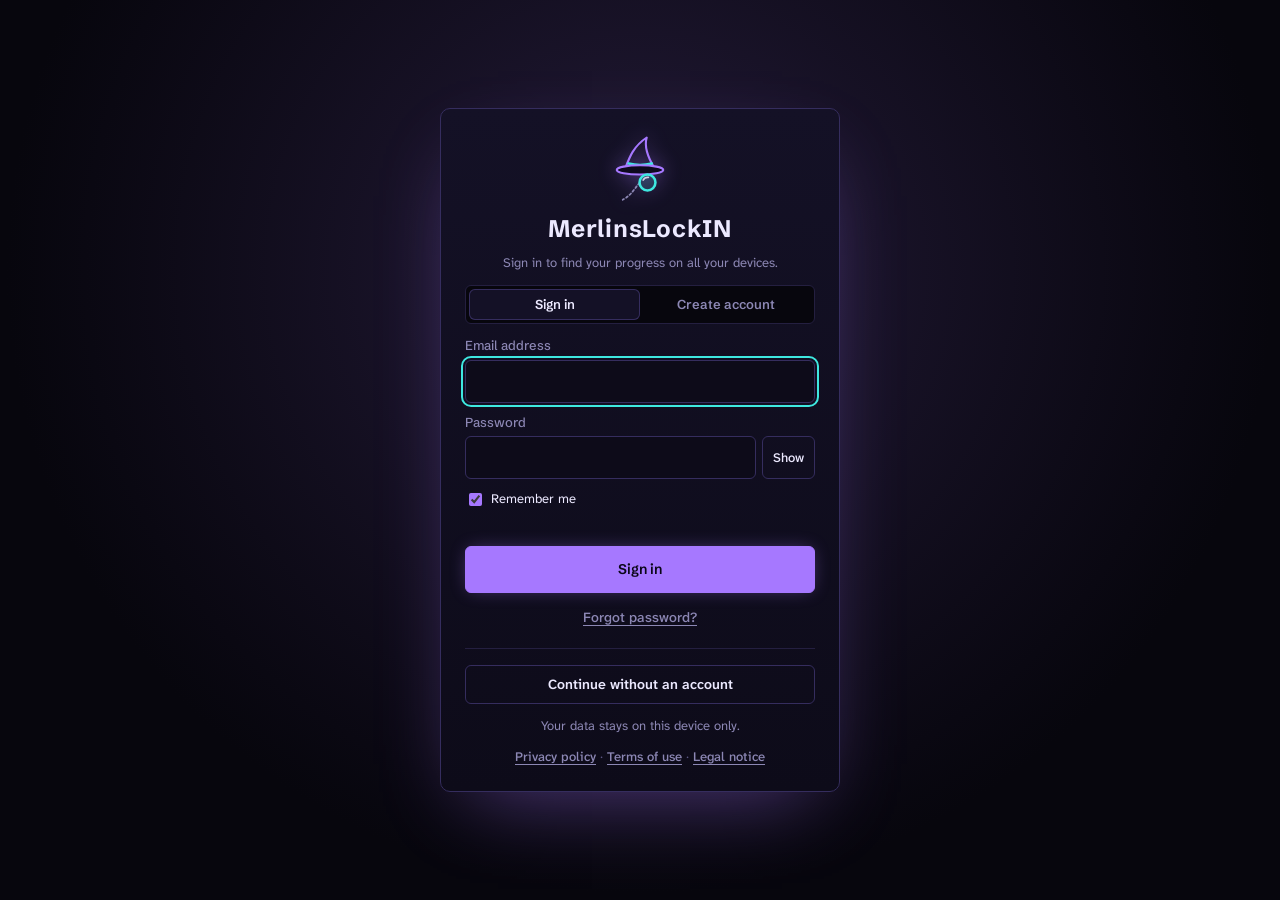
<file: index.html>
<!doctype html>
<html lang="fr">
<head>
<meta charset="utf-8">
<meta name="viewport" content="width=device-width, initial-scale=1, viewport-fit=cover">
<title>MerlinsLockIN</title>
<meta name="claude:viewport-fit-sides" content="cover">
<meta name="theme-color" content="#07060d">
<link rel="manifest" href="site.webmanifest" data-web-only>
<link rel="icon" href="icon32.png" data-web-only>
<link rel="apple-touch-icon" href="icon192.png" data-web-only>
<link rel="stylesheet" href="fonts.css">
<link rel="stylesheet" href="app.css">
</head>
<body>
<canvas id="fx" aria-hidden="true"></canvas>
<div class="app">
  <header class="top">
    <div class="brand">
      <button type="button" class="ghost icon-only m-back" id="m-back" hidden data-i18n-title="nav_back"><svg viewBox="0 0 24 24" aria-hidden="true"><path d="M15 5l-7 7 7 7"/></svg></button>
      <svg class="logo" viewBox="0 0 48 48" aria-hidden="true">
        <defs>
          <linearGradient id="hatg" x1="0" y1="0" x2="0" y2="1"><stop offset="0" class="hat-top"/><stop offset="1" class="hat-bottom"/></linearGradient>
        </defs>
        <path class="lg-hat" d="M14 24 C17 16 19.5 9 28.5 3 C26.5 9.5 29 16 34 24 Z"/>
        <path class="lg-band" d="M16.4 20.4 C21 21.6 27 21.6 31.9 20.4"/>
        <ellipse class="lg-brim" cx="24" cy="24.6" rx="15.5" ry="3.1"/>
        <path class="lg-chain" d="M23.6 33.4 C20.5 36.5 19 41 12.5 44.5"/>
        <circle class="lg-lens" cx="29" cy="33" r="5.3"/>
        <path class="lg-glint" d="M26.1 31.4 A3.5 3.5 0 0 1 29.6 29.6"/>
      </svg>
      <div class="brand-text">
        <h1>Merlins<span>LockIN</span></h1>
        <button type="button" class="m-title" id="m-title"></button>
        <button type="button" class="seq" id="seq-badge" data-mod="game">
          <span id="seq-label">Sequence 9 · Seer</span>
          <i class="seq-bar"><b id="seq-fill"></b></i>
        </button>
      </div>
    </div>
    <div class="top-actions">
      <!-- the game parts of the header leave with the game module (3.82) -->
      <button type="button" class="gold" id="gold-chip" data-mod="game" data-i18n-title="shop"></button>
      <span class="buff" id="buff-chip" data-mod="game"></span>
      <span class="streak" id="streak-pill" data-mod="game"></span>
      <button type="button" class="ghost icon-only" id="install-btn" data-i18n-title="install_app" hidden>
        <svg viewBox="0 0 24 24" aria-hidden="true"><path d="M12 4v11M7 10l5 5 5-5M5 20h14"/></svg>
      </button>
      <button type="button" class="ghost icon-only" id="float-btn" data-i18n-title="float_timer">
        <svg viewBox="0 0 24 24" aria-hidden="true"><rect x="3" y="5" width="18" height="14" rx="2"/><rect x="12" y="11" width="7" height="6" rx="1"/></svg>
      </button>
      <button type="button" class="ghost icon-only" id="search-btn" data-i18n-title="k_title">
        <svg viewBox="0 0 24 24" aria-hidden="true"><circle cx="11" cy="11" r="6.5"/><path d="M16 16l4.5 4.5"/></svg>
      </button>
      <button type="button" class="ghost icon-only" id="sound-btn" data-i18n-title="snd_title">
        <svg viewBox="0 0 24 24" aria-hidden="true"><path d="M9 17V6l10-2v11"/><circle cx="6.5" cy="17" r="2.5"/><circle cx="16.5" cy="15" r="2.5"/></svg>
      </button>
      <button type="button" class="ghost icon-only" id="quick-btn" data-i18n-title="qt_title">
        <svg viewBox="0 0 24 24" aria-hidden="true"><path d="M4 6h10M18 6h2M4 12h2M10 12h10M4 18h8M16 18h4"/><circle cx="16" cy="6" r="2"/><circle cx="8" cy="12" r="2"/><circle cx="14" cy="18" r="2"/></svg>
      </button>
      <button type="button" class="ghost icon-only" id="mute-btn" aria-pressed="false" data-i18n-title="mute_all">
        <svg viewBox="0 0 24 24" aria-hidden="true"><path d="M4 9h4l5-4v14l-5-4H4z"/><path class="mute-on" d="M16 9l5 6M21 9l-5 6"/><path class="mute-off" d="M16.5 8.5a5 5 0 0 1 0 7M19 6a8.5 8.5 0 0 1 0 12"/></svg>
      </button>
      <button type="button" class="ghost icon-only" id="settings-btn" data-i18n-title="settings">
        <svg viewBox="0 0 24 24" aria-hidden="true"><path d="M10.3 3h3.4l.5 2.4 1.7 1 2.3-.8 1.7 2.9-1.8 1.6v2l1.8 1.6-1.7 2.9-2.3-.8-1.7 1-.5 2.4h-3.4l-.5-2.4-1.7-1-2.3.8-1.7-2.9 1.8-1.6v-2L3.9 8.5l1.7-2.9 2.3.8 1.7-1z"/><circle cx="12" cy="12" r="2.8"/></svg>
      </button>
      <!-- You is a profile since 3.82 (phones; a computer has it at the end of the tab row) -->
      <button type="button" class="ghost icon-only you-btn" id="you-btn" data-i18n-title="sp_you">
        <svg viewBox="0 0 24 24" aria-hidden="true"><circle cx="12" cy="8" r="4"/><path d="M4.5 21c.8-4.4 3.8-6.5 7.5-6.5s6.7 2.1 7.5 6.5"/></svg>
      </button>
    </div>
  </header>

  <!-- Sport is set aside since 3.25 (sport.js / sport-data.js stay in the repo, not loaded): only Work is left, so no switch -->
  <div class="section-switch" role="group" aria-label="Section" hidden>
    <button type="button" id="sec-work" aria-pressed="true"><svg viewBox="0 0 24 24" aria-hidden="true"><path d="M4 5h7v14H4zM13 5h7v14h-7zM6.5 9h2M15.5 9h2"/></svg><span data-i18n="sec_work">Travail</span></button>
    <button type="button" id="sec-sport" aria-pressed="false"><svg viewBox="0 0 24 24" aria-hidden="true"><path d="M3 10v4M6 8v8M18 8v8M21 10v4M6 12h12"/></svg><span data-i18n="sec_sport">Sport</span></button>
  </div>

  <div class="work-only" id="work-root">
  <div class="layout">
    <!-- Left zone on a computer (3.60): energy, world, dial, sound. It stays put while the work zone scrolls. -->
    <div class="session" id="session">
    <section class="moodbar" aria-label="Mood">
      <div class="mood-chips" id="mood-chips" role="group"></div>
      <div class="mood-foot"><p class="mood-line" id="mood-line"></p></div>
    </section>
    <section class="sigil-card" id="sigil-card">
      <div class="card-head">
        <button type="button" class="ghost icon-only m-close" id="m-close" data-i18n-title="nav_back_screen"><svg viewBox="0 0 24 24" aria-hidden="true"><path d="M6 9l6 6 6-6"/></svg></button>
        <div class="seg-toggle" role="group">
          <button type="button" id="m-focus" aria-pressed="true" data-i18n="focus">Focus</button>
          <button type="button" id="m-break" aria-pressed="false" data-i18n="break">Pause</button>
        </div>
        <button type="button" class="ghost icon-only" id="deep-btn" data-i18n-title="deep_focus">
          <svg viewBox="0 0 24 24" aria-hidden="true"><path d="M4 9V4h5M20 9V4h-5M4 15v5h5M20 15v5h-5"/></svg>
        </button>
        <button type="button" class="ghost icon-only" id="compact-btn" data-i18n-title="compact_toggle">
          <svg viewBox="0 0 24 24" aria-hidden="true"><path d="M4 9h16M4 15h16"/></svg>
        </button>
      </div>

      <div class="cbar" id="cbar">
        <div class="cbar-main">
          <span class="state" id="c-state"></span>
          <span class="cbar-clock" id="c-clock">40:00</span>
          <span class="cbar-task" id="c-task"></span>
        </div>
        <div class="cbar-prog"><b id="c-prog"></b></div>
        <div class="cbar-btns">
          <button type="button" class="primary small" id="c-start"></button>
          <button type="button" class="small" id="c-skip" data-i18n="finish">Terminer</button>
        </div>
      </div>

      <div class="full-only">
        <div class="ring-wrap">
          <svg class="ring" viewBox="0 0 240 240" aria-hidden="true">
            <g class="runes" id="runes"></g>
            <g class="segs-dim" id="segs-dim"></g>
            <g class="segs-lit" id="segs-lit"></g>
            <circle class="arc-track" cx="120" cy="120" r="76"/>
            <circle class="arc" id="arc" cx="120" cy="120" r="76"/>
            <polygon class="hex" id="hex"/>
            <polygon class="tip" id="tip" points="120,25 115,16 125,16"/>
          </svg>
          <div class="ring-center">
            <div class="state" id="state"></div>
            <div class="clock" id="clock" role="timer" aria-live="off">40:00</div>
            <div class="focus-on" id="focus-on"></div>
          </div>
        </div>
      </div>

      <div class="rate" id="rate" hidden>
        <p data-i18n="rate_q">À quel point étais-tu concentré ?</p>
        <div class="rate-btns" id="rate-btns" role="group"></div>
        <button type="button" class="link" id="rate-skip" data-i18n="skip">Passer</button>
      </div>

      <div class="full-only">
        <div class="presets" id="presets" role="group"></div>
        <div class="custom">
          <label for="custom-hrs" data-i18n="custom">Perso</label>
          <input type="number" id="custom-hrs" min="0" max="10" placeholder="h" inputmode="numeric" aria-label="h">
          <input type="number" id="custom-mins" min="0" max="600" placeholder="min" inputmode="numeric" aria-label="min">
          <button type="button" id="custom-set" data-i18n="set">OK</button>
        </div>
        <!-- 3.113 (M1): one main button and a ⋯ menu; Finish, Cancel, the floating timer and « outside the app » live in the menu -->
        <div class="controls">
          <button type="button" class="primary" id="start"></button>
          <div class="tm-more">
            <button type="button" class="ghost icon-only" id="tm-more-btn" aria-haspopup="true" aria-expanded="false" aria-controls="tm-menu" data-i18n-title="tm_more"><svg viewBox="0 0 24 24" aria-hidden="true"><circle cx="5" cy="12" r="1.8"/><circle cx="12" cy="12" r="1.8"/><circle cx="19" cy="12" r="1.8"/></svg></button>
            <div class="tm-menu" id="tm-menu" hidden>
              <button type="button" id="skip" data-i18n="finish">Terminer</button>
              <button type="button" id="reset" data-i18n="reset">Annuler</button>
              <button type="button" id="tm-float" data-i18n="float_timer">Minuteur flottant</button>
              <label class="outside-tog" id="outside-row" hidden><input type="checkbox" id="outside-chk"> <span data-i18n="outside_work"></span></label>
            </div>
          </div>
          <button type="button" class="link stuck-btn" id="stuck-btn" data-i18n="st_btn"></button>
        </div>
      </div>

      <div class="sess-tools" id="sess-tools"></div>

      <form class="park" id="park-form" autocomplete="off">
        <input type="text" id="park-input" maxlength="140" data-i18n-ph="park_ph">
        <button type="submit" class="park-go" data-i18n="park">Parquer</button>
        <button type="button" class="distract-btn" id="distract-btn" data-i18n-title="distracted"><svg viewBox="0 0 24 24" aria-hidden="true"><path d="M13 3L5 13.5h6L10 21l8-10.5h-6z"/></svg> <span id="distract-n"></span></button>
      </form>

      <div class="perch" id="perch"></div>

      <div class="deck" id="sound-deck"></div>
    </section>
    </div>

    <section class="panel">
      <div class="tabs" role="tablist">
        <!-- Five places since 3.82: Today, Plan, Study, World (the dial is the left zone); You is the profile at the end of the row -->
        <button type="button" role="tab" id="t-today" aria-controls="tab-today" data-i18n="nav_today">Jour</button>
        <button type="button" role="tab" id="t-plan" aria-controls="tab-plan"><span data-i18n="tab_plan">Plan</span> <span class="count" id="park-count"></span></button>
        <button type="button" role="tab" id="sp-study" data-space="study" data-i18n="sp_study">Étude</button>
        <button type="button" role="tab" id="t-world" class="tab-world" aria-controls="tab-world" data-i18n="sp_world">Monde</button>
        <button type="button" class="k-btn" id="k-btn"><svg viewBox="0 0 24 24" aria-hidden="true"><circle cx="11" cy="11" r="6.5"/><path d="M16 16l4.5 4.5"/></svg><span data-i18n="k_title"></span><kbd>Ctrl K</kbd></button>
        <span class="tab-clock" id="tab-clock" hidden></span>
        <button type="button" class="tab-ico" id="rail-btn" aria-pressed="false" data-i18n-title="rail_hide"><svg viewBox="0 0 24 24" aria-hidden="true"><rect x="3.5" y="5" width="17" height="14" rx="2"/><path d="M9.5 5v14"/></svg></button>
        <button type="button" class="tab-ico" id="full-btn" aria-pressed="false" data-i18n-title="full_on"><svg viewBox="0 0 24 24" aria-hidden="true"><path d="M4 9V4h5M15 4h5v5M20 15v5h-5M9 20H4v-5"/></svg></button>
        <button type="button" role="tab" id="sp-you" class="tab-you" data-space="you"><svg viewBox="0 0 24 24" aria-hidden="true"><circle cx="12" cy="8" r="4"/><path d="M4.5 21c.8-4.4 3.8-6.5 7.5-6.5s6.7 2.1 7.5 6.5"/></svg><span data-i18n="sp_you">Toi</span></button>
      </div>
      <!-- Phone: List / Calendar at the top of the Plan space -->
      <div class="m-seg" id="m-seg" role="group" hidden></div>
      <!-- Every section of the current space: a column on a computer (3.60). Phones have home pages instead (today.js). -->
      <div class="subtabs" id="subtabs" role="tablist" hidden>
        <!-- The Plan is one List and one Calendar (3.82). The old Journée is the Calendar's Day view: its tab ("day") and the
             Week / Month tab ("cal") stay, behind one Calendar entry (their two buttons are kept hidden for the tab code). -->
        <button type="button" data-sp="plan" id="t-list"><span data-i18n="nav_list">Liste</span> <span class="count" id="sub-inbox"></span></button>
        <button type="button" data-sp="plan" id="t-calx" data-i18n="tab_cal">Calendrier</button>
        <button type="button" role="tab" id="t-day" aria-controls="tab-day" hidden></button>
        <button type="button" role="tab" id="t-cal" aria-controls="tab-cal" hidden></button>
        <!-- the projects: one filter for the List and the Calendar -->
        <div class="sub-projs" id="sub-proj" data-sp="plan"></div>
        <button type="button" role="tab" id="t-notes" data-sp="study" aria-controls="tab-notes"><svg class="sub-ico" viewBox="0 0 24 24" aria-hidden="true"><path d="M6 4h12v16H6zM9 8h6M9 12h6"/></svg><span data-i18n="tab_notes">Carnet</span></button>
        <button type="button" role="tab" id="t-lib" data-sp="study" aria-controls="tab-lib"><svg class="sub-ico" viewBox="0 0 24 24" aria-hidden="true"><path d="M5 4v16M10 4v16M15 5l4 15"/></svg><span data-i18n="tab_lib">Bibliothèque</span> <svg class="lock-ico" id="lib-lock" viewBox="0 0 24 24" aria-hidden="true"><rect x="5" y="11" width="14" height="10" rx="2"/><path d="M8 11V8a4 4 0 0 1 8 0v3"/></svg></button>
        <!-- the Library groups, under Library on a computer (3.71, PC-5): drop a document on one to move it there -->
        <div class="sub-projs" id="sub-lib" data-sp="study" hidden></div>
        <button type="button" role="tab" id="t-study" data-sp="study" aria-controls="tab-study"><svg class="sub-ico" viewBox="0 0 24 24" aria-hidden="true"><rect x="4" y="7" width="13" height="13" rx="2"/><path d="M8 4h12v12"/></svg><span data-i18n="tab_cards">Cartes</span> <svg class="lock-ico" id="study-lock" viewBox="0 0 24 24" aria-hidden="true"><rect x="5" y="11" width="14" height="10" rx="2"/><path d="M8 11V8a4 4 0 0 1 8 0v3"/></svg><em class="sub-n" id="sub-n-cards"></em></button>
        <button type="button" id="t-stools" data-sp="study"><svg class="sub-ico" viewBox="0 0 24 24" aria-hidden="true"><path d="M14.7 6.3a4 4 0 0 0-5.4 5.4L3 18l3 3 6.3-6.3a4 4 0 0 0 5.4-5.4l-2.5 2.5-2.4-.6-.6-2.4z"/></svg><span data-i18n="st_tools">Outils</span></button>
        <button type="button" role="tab" id="t-subjects" data-sp="study" aria-controls="tab-subjects"><svg class="sub-ico" viewBox="0 0 24 24" aria-hidden="true"><path d="M4 7h16M4 12h16M4 17h10"/></svg><span data-i18n="tab_subjects">Matières</span><em class="sub-n" id="sub-n-subjects"></em></button>
        <button type="button" role="tab" id="t-lectures" data-sp="study" aria-controls="tab-lectures"><svg class="sub-ico" viewBox="0 0 24 24" aria-hidden="true"><rect x="9" y="3" width="6" height="11" rx="3"/><path d="M5 11a7 7 0 0 0 14 0M12 18v3"/></svg><span data-i18n="tab_lectures">Cours</span></button>
        <button type="button" role="tab" id="t-learn" data-sp="study" aria-controls="tab-learn"><svg class="sub-ico" viewBox="0 0 24 24" aria-hidden="true"><path d="M9 18h6M10 21h4M12 3a6 6 0 0 0-3.5 10.9c.6.5 1 1.2 1 2.1h5c0-.9.4-1.6 1-2.1A6 6 0 0 0 12 3z"/></svg><span data-i18n="tab_learn">Apprendre</span></button>
        <button type="button" role="tab" id="t-room" data-sp="study" aria-controls="tab-room"><svg class="sub-ico" viewBox="0 0 24 24" aria-hidden="true"><circle cx="9" cy="9" r="3"/><circle cx="16.5" cy="10" r="2.5"/><path d="M3.5 19c.6-3 2.8-4.6 5.5-4.6s4.9 1.6 5.5 4.6M14.5 14.6c2.6-.4 4.9.9 5.6 3.9"/></svg><span data-i18n="tab_room">Salle</span></button>
        <!-- You (3.66): the Tree first, then Progress, The game (module), Wellbeing (module); the Shop and the Guide at the end -->
        <button type="button" role="tab" id="t-tree" data-sp="you" aria-controls="tab-tree"><svg class="sub-ico" viewBox="0 0 24 24" aria-hidden="true"><path d="M12 21v-8M12 13l-4-3M12 15l4-4"/><path d="M7 11a5 5 0 1 1 10 0 4 4 0 0 1-2 3.5H9A4 4 0 0 1 7 11z"/></svg><span data-i18n="tab_tree">Arbre</span></button>
        <button type="button" role="tab" id="t-focus" data-sp="you" aria-controls="tab-focus"><svg class="sub-ico" viewBox="0 0 24 24" aria-hidden="true"><path d="M4 19h16M7 16v-4M12 16V8M17 16V5"/></svg><span data-i18n="tab_focus">Progrès</span></button>
        <button type="button" role="tab" id="t-grim" data-sp="you" data-mod="game" aria-controls="tab-grim"><svg class="sub-ico" viewBox="0 0 24 24" aria-hidden="true"><path d="M6 21V9l6-5 6 5v12zM10 21v-5h4v5M9 11h6"/></svg><span data-i18n="tab_grim">Le jeu</span></button>
        <button type="button" role="tab" id="t-health" data-sp="you" data-mod="wellbeing" aria-controls="tab-health"><svg class="sub-ico" viewBox="0 0 24 24" aria-hidden="true"><path d="M12 20s-7-4.4-7-10a4 4 0 0 1 7-2.6A4 4 0 0 1 19 10c0 5.6-7 10-7 10z"/></svg><span data-i18n="tab_health">Bien-être</span></button>
        <button type="button" id="t-shop" data-sp="you"><svg class="sub-ico" viewBox="0 0 24 24" aria-hidden="true"><path d="M5 8h14l-1 12H6zM9 8a3 3 0 0 1 6 0"/></svg><span data-i18n="shop">Boutique</span></button>
        <button type="button" role="tab" id="t-guide" data-sp="you" aria-controls="tab-guide"><svg class="sub-ico" viewBox="0 0 24 24" aria-hidden="true"><circle cx="12" cy="12" r="8"/><path d="M10 9.5a2 2 0 1 1 2.6 1.9c-.4.2-.6.5-.6.9V13M12 16.2v.1"/></svg><span data-i18n="tab_guide">Guide</span></button>
      </div>

      <div class="tabpanel" id="tab-today" role="tabpanel" hidden><div id="today"></div></div>
      <div class="tabpanel" id="tab-shome" role="tabpanel" hidden><div id="shome"></div></div>
      <div class="tabpanel" id="tab-yhome" role="tabpanel" hidden><div id="yhome"></div></div>
      <div class="tabpanel" id="tab-world" role="tabpanel" hidden><div id="world"></div></div>
      <div class="tabpanel" id="tab-plan" role="tabpanel">
        <div id="quest-strip"></div>
        <form class="add" id="add-form" autocomplete="off">
          <input type="text" id="new-title" maxlength="120" required data-i18n-ph="new_task_ph">
          <select id="new-mins" aria-label="Duration">
            <option value="15">15 min</option><option value="25">25 min</option><option value="30">30 min</option>
            <option value="35">35 min</option><option value="40">40 min</option><option value="45">45 min</option>
            <option value="60" selected>1h</option><option value="90">1h30</option><option value="120">2h</option><option value="180">3h</option>
          </select>
          <select id="new-pri" aria-label="Priority">
            <option value="high" data-i18n="pri_high">Important</option><option value="med" selected data-i18n="pri_med">Normale</option>
          </select>
          <button type="submit" class="primary add-btn" data-i18n="add_task">Ajouter au plan</button>
        </form>
        <p class="sort-note" id="sort-note"></p>
        <ul class="tasks" id="tasks"></ul>
        <div class="plan-foot">
          <span id="foot-note"></span>
        </div>
        <div class="log">
          <h2 data-i18n="today_sessions">Sessions du jour</h2>
          <ol id="log"></ol>
        </div>
        <!-- The Inbox view of the Plan (Parked until 3.56): plan.js shows it instead of the rest of this tab -->
        <div class="pl-inbox" id="tab-park" hidden>
          <p class="hint" data-i18n="park_hint"></p>
          <ul class="parked" id="parked"></ul>
          <div class="plan-foot"><span></span><button type="button" class="ghost small" id="clear-parked" data-i18n="clear_all">Tout effacer</button></div>
        </div>
      </div>

      <div class="tabpanel" id="tab-day" role="tabpanel" hidden><div id="planner"></div></div>
      <div class="tabpanel" id="tab-cal" role="tabpanel" hidden><div id="calendar"></div></div>
      <div class="tabpanel" id="tab-notes" role="tabpanel" hidden><div id="notes"></div></div>

      <div class="tabpanel" id="tab-focus" role="tabpanel" hidden><div id="focus"></div></div>
      <div class="tabpanel" id="tab-tree" role="tabpanel" hidden><div id="tree"></div></div>
      <div class="tabpanel" id="tab-health" role="tabpanel" hidden><div class="wb-page"><div id="health"></div><div id="screen"></div></div></div>
      <div class="tabpanel" id="tab-grim" role="tabpanel" hidden>
        <div class="grim" id="grim"></div>
        <div class="grim" id="g-game"></div>
      </div>
      <div class="tabpanel" id="tab-study" role="tabpanel" hidden><div id="study"></div></div>
      <div class="tabpanel" id="tab-lib" role="tabpanel" hidden><div class="st-body" id="library"></div></div>
      <div class="tabpanel" id="tab-learn" role="tabpanel" hidden><div id="learn"></div></div>
      <div class="tabpanel" id="tab-subjects" role="tabpanel" hidden><div id="subjects"></div></div>
      <div class="tabpanel" id="tab-lectures" role="tabpanel" hidden><div id="lectures"></div></div>
      <div class="tabpanel" id="tab-room" role="tabpanel" hidden><div class="st-body" id="room-root"></div></div>
      <div class="tabpanel" id="tab-guide" role="tabpanel" hidden><div id="guide"></div></div>
    </section>
  </div>
  </div>

  <div class="sport-root" id="sport-root" hidden></div>
</div>

<!-- Phone / side panel navigation (nav.js): the add button and the bottom bar with its dial, under 900px wide -->
<button type="button" class="m-fab" id="m-fab" hidden data-i18n-title="add_task">+</button>
<nav class="mnav" id="mnav" aria-label="Navigation"></nav>
<div class="overlay" id="settings" hidden>
  <div class="sheet" role="dialog" aria-modal="true" aria-labelledby="set-h">
    <div class="sheet-head">
      <h2 id="set-h" data-i18n="settings"></h2>
      <button type="button" class="ghost icon-only" data-close="settings" data-i18n-title="close"><svg viewBox="0 0 24 24" aria-hidden="true"><path d="M6 6l12 12M18 6L6 18"/></svg></button>
    </div>
    <div id="settings-body"></div>
  </div>
</div>

<div class="overlay" id="help" hidden>
  <div class="sheet" role="dialog" aria-modal="true" aria-labelledby="help-h">
    <div class="sheet-head">
      <h2 id="help-h" data-i18n="shortcuts"></h2>
      <button type="button" class="ghost icon-only" data-close="help" data-i18n-title="close"><svg viewBox="0 0 24 24" aria-hidden="true"><path d="M6 6l12 12M18 6L6 18"/></svg></button>
    </div>
    <dl class="keys" id="help-keys"></dl>
  </div>
</div>

<div class="levelup" id="levelup" hidden>
  <div class="lu-inner">
    <div class="lu-sigil" aria-hidden="true"></div>
    <div class="lu-kicker" id="lu-kicker"></div>
    <div class="lu-title" id="lu-title"></div>
    <div class="lu-sub" id="lu-sub"></div>
  </div>
</div>

<div class="theme-fx" id="theme-fx" aria-hidden="true"></div>
<div class="tod" id="tod" aria-hidden="true"></div>
<canvas class="burst" id="burst" aria-hidden="true"></canvas>
<div class="floaters" id="floaters" aria-hidden="true"></div>

<div class="overlay deep" id="deep" hidden>
  <div class="deep-inner" id="deep-inner"></div>
</div>

<div class="overlay" id="shop" hidden>
  <div class="sheet wide shop-sheet" role="dialog" aria-modal="true" aria-labelledby="shop-h">
    <div class="sheet-head">
      <h2 id="shop-h" data-i18n="shop"></h2>
      <button type="button" class="ghost icon-only" data-close="shop" data-i18n-title="close"><svg viewBox="0 0 24 24" aria-hidden="true"><path d="M6 6l12 12M18 6L6 18"/></svg></button>
    </div>
    <div id="shop-body"></div>
  </div>
</div>

<div class="overlay" id="review" hidden>
  <div class="sheet wide" role="dialog" aria-modal="true" aria-labelledby="review-h">
    <div class="sheet-head">
      <h2 id="review-h" data-i18n="weekly_review"></h2>
      <button type="button" class="ghost icon-only" data-close="review" data-i18n-title="close"><svg viewBox="0 0 24 24" aria-hidden="true"><path d="M6 6l12 12M18 6L6 18"/></svg></button>
    </div>
    <div id="review-body"></div>
  </div>
</div>

<div class="title-screen" id="title-screen" hidden>
  <div class="ts-inner" id="ts-inner"></div>
</div>
<div class="toast" id="toast" role="status"></div>
<script src="mini-view.js"></script>
<script src="core.js"></script>
<script src="strings.js"></script>
<script src="audio.js"></script>
<script src="app.js"></script>
<script src="daygrid.js"></script>
<script src="calendar.js"></script>
<script src="planner.js"></script>
<script src="plan.js"></script>
<script src="plantools.js"></script>
<script src="lists.js"></script>
<script src="place.js"></script>
<script src="game.js"></script>
<script src="mathml.js"></script>
<script src="notes.js"></script>
<script src="organize.js"></script>
<script src="study.js"></script>
<script src="rooms.js"></script>
<script src="library.js"></script>
<script src="learn.js"></script>
<script src="notehelp.js"></script>
<script src="juice.js"></script>
<script src="washi.js"></script>
<script src="codex.js"></script>
<script src="cartouche.js"></script>
<script src="observatory.js"></script>
<script src="evening.js"></script>
<script src="sanctuary.js"></script>
<script src="abyss.js"></script>
<script src="netrunner.js"></script>
<script src="sorcerer.js"></script>
<script src="neon.js"></script>
<script src="arcade.js"></script>
<script src="fog.js"></script>
<script src="neonfs.js"></script>
  <script src="worlds.js"></script>
<script src="energy.js"></script>
<script src="sfx.js"></script>
<script src="focusplus.js"></script>
<script src="economy.js"></script>
<script src="companion.js"></script>
<script src="hood.js"></script>
<script src="expeditions.js"></script>
<script src="island-art.js"></script>
<script src="island.js"></script>
<script src="buildisle.js"></script>
<script src="refuge.js"></script>
<script src="subjects.js"></script>
<script src="share.js"></script>
<script src="lecture.js"></script>
<script src="mock.js"></script>
<script src="nav.js"></script>
<script src="quick.js"></script>
<script src="guide.js"></script>
<script src="tour.js"></script>
<script src="today.js"></script>
<script src="search.js"></script>
<script src="gestures.js"></script>
<script src="focus.js"></script>
<script src="guard.js"></script>
<script src="health.js"></script>
<script src="tree-art.js"></script>
<script src="tree3d.js"></script>
<script src="worldobj.js"></script>
<script src="lightplus.js"></script>
<script src="tree.js"></script>
<script src="endscreen.js"></script>
<script src="legal.js"></script>
<script src="config.js"></script>
<script src="sync.js"></script>
<script src="premium.js"></script>
<script src="restore.js"></script>
<script src="push.js"></script>
<script src="usage.js"></script>
<script src="mail.js"></script>
<script src="extras.js"></script>
<script src="main.js"></script>
</body>
</html>
</file>
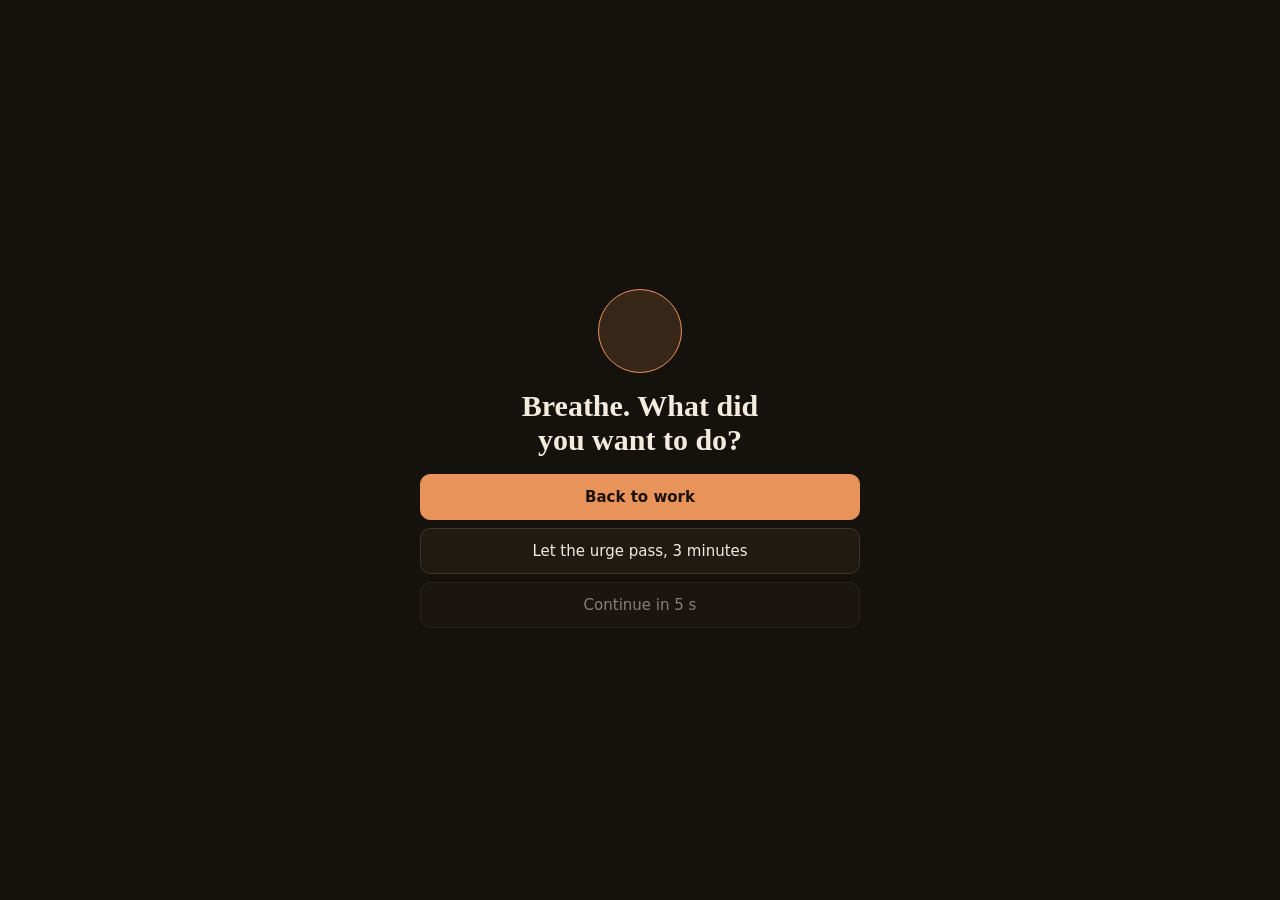
<file: pause.html>
<!doctype html>
<html lang="fr">
<head>
<meta charset="utf-8">
<meta name="viewport" content="width=device-width, initial-scale=1, viewport-fit=cover">
<meta name="theme-color" content="#15110c">
<title>Pause · MerlinsLockIN</title>
<style>
:root { color-scheme: dark; --bg: #15110c; --card: #211a13; --line: #41352a; --text: #f3ebdf; --mist: #b9ab9a; --accent: #e8935a; }
* { box-sizing: border-box; }
body { margin: 0; min-height: 100dvh; display: grid; place-items: center; padding: 24px 16px; background: var(--bg); color: var(--text); font: 16px/1.5 system-ui, -apple-system, "Segoe UI", sans-serif; }
main { display: grid; gap: 16px; width: min(100%, 440px); text-align: center; }
.site { margin: 0; font: 500 13px ui-monospace, Consolas, monospace; letter-spacing: .06em; color: var(--mist); }
h1 { margin: 0; font: 600 30px/1.15 Georgia, serif; text-wrap: balance; }
.note { margin: 0; color: var(--mist); }
.rule { padding: 12px 14px; text-align: left; background: var(--card); border: 1px solid var(--line); border-radius: 10px; }
.rule small { color: var(--mist); }
.breath { justify-self: center; width: 84px; height: 84px; border-radius: 50%; border: 1px solid var(--accent); background: color-mix(in srgb, var(--accent) 16%, transparent); animation: breath 8s ease-in-out infinite; }
@keyframes breath { 0%, 100% { transform: scale(.72); } 50% { transform: scale(1); } }
@media (prefers-reduced-motion: reduce) { .breath { animation: none; } }
.btns { display: grid; gap: 8px; }
button { min-height: 46px; padding: 8px 16px; color: var(--text); font: 500 15px system-ui, sans-serif; background: var(--card); border: 1px solid var(--line); border-radius: 10px; cursor: pointer; }
button.primary { color: #1c120a; font-weight: 600; background: var(--accent); border-color: var(--accent); }
button:disabled { opacity: .5; cursor: default; }
button:focus-visible { outline: 2px solid var(--text); outline-offset: 2px; }
.clock { margin: 0; font: 500 40px ui-monospace, Consolas, monospace; font-variant-numeric: tabular-nums; }
[hidden] { display: none !important; }
</style>
</head>
<body>
<main>
  <p class="site" id="site"></p>
  <div class="breath" aria-hidden="true"></div>
  <h1 id="title"></h1>
  <p class="note" id="task" hidden></p>
  <div class="rule" id="rule" hidden></div>
  <p class="clock" id="clock" role="timer" hidden></p>
  <div class="btns" id="btns">
    <button type="button" class="primary" id="back"></button>
    <button type="button" id="urge"></button>
    <button type="button" id="cont" disabled></button>
  </div>
  <p class="note" id="after" hidden></p>
</main>
<script src="pause.js"></script>
</body>
</html>
</file>
<file: fonts.css>
/* Fonts hosted with the app (no requests to Google): Latin and Latin-extended subsets, SIL Open Font License. Regenerate with tools/get-fonts.ps1 */
/* latin-ext */
@font-face {
  font-family: 'Atkinson Hyperlegible Mono';
  font-style: normal;
  font-weight: 500;
  font-display: swap;
  src: url(AtkinsonHyperlegibleMono-500-latin-ext.woff2) format('woff2');
  unicode-range: U+0100-02BA, U+02BD-02C5, U+02C7-02CC, U+02CE-02D7, U+02DD-02FF, U+0304, U+0308, U+0329, U+1D00-1DBF, U+1E00-1E9F, U+1EF2-1EFF, U+2020, U+20A0-20AB, U+20AD-20C4, U+2113, U+2C60-2C7F, U+A720-A7FF;
}
/* latin */
@font-face {
  font-family: 'Atkinson Hyperlegible Mono';
  font-style: normal;
  font-weight: 500;
  font-display: swap;
  src: url(AtkinsonHyperlegibleMono-500-latin.woff2) format('woff2');
  unicode-range: U+0000-00FF, U+0131, U+0152-0153, U+02BB-02BC, U+02C6, U+02DA, U+02DC, U+0304, U+0308, U+0329, U+2000-206F, U+20AC, U+2122, U+2191, U+2193, U+2212, U+2215, U+FEFF, U+FFFD;
}
/* latin-ext */
@font-face {
  font-family: 'Atkinson Hyperlegible Mono';
  font-style: normal;
  font-weight: 600;
  font-display: swap;
  src: url(AtkinsonHyperlegibleMono-500-latin-ext.woff2) format('woff2');
  unicode-range: U+0100-02BA, U+02BD-02C5, U+02C7-02CC, U+02CE-02D7, U+02DD-02FF, U+0304, U+0308, U+0329, U+1D00-1DBF, U+1E00-1E9F, U+1EF2-1EFF, U+2020, U+20A0-20AB, U+20AD-20C4, U+2113, U+2C60-2C7F, U+A720-A7FF;
}
/* latin */
@font-face {
  font-family: 'Atkinson Hyperlegible Mono';
  font-style: normal;
  font-weight: 600;
  font-display: swap;
  src: url(AtkinsonHyperlegibleMono-500-latin.woff2) format('woff2');
  unicode-range: U+0000-00FF, U+0131, U+0152-0153, U+02BB-02BC, U+02C6, U+02DA, U+02DC, U+0304, U+0308, U+0329, U+2000-206F, U+20AC, U+2122, U+2191, U+2193, U+2212, U+2215, U+FEFF, U+FFFD;
}
/* latin-ext */
@font-face {
  font-family: 'Atkinson Hyperlegible Next';
  font-style: normal;
  font-weight: 400;
  font-display: swap;
  src: url(AtkinsonHyperlegibleNext-400-latin-ext.woff2) format('woff2');
  unicode-range: U+0100-02BA, U+02BD-02C5, U+02C7-02CC, U+02CE-02D7, U+02DD-02FF, U+0304, U+0308, U+0329, U+1D00-1DBF, U+1E00-1E9F, U+1EF2-1EFF, U+2020, U+20A0-20AB, U+20AD-20C4, U+2113, U+2C60-2C7F, U+A720-A7FF;
}
/* latin */
@font-face {
  font-family: 'Atkinson Hyperlegible Next';
  font-style: normal;
  font-weight: 400;
  font-display: swap;
  src: url(AtkinsonHyperlegibleNext-400-latin.woff2) format('woff2');
  unicode-range: U+0000-00FF, U+0131, U+0152-0153, U+02BB-02BC, U+02C6, U+02DA, U+02DC, U+0304, U+0308, U+0329, U+2000-206F, U+20AC, U+2122, U+2191, U+2193, U+2212, U+2215, U+FEFF, U+FFFD;
}
/* latin-ext */
@font-face {
  font-family: 'Atkinson Hyperlegible Next';
  font-style: normal;
  font-weight: 500;
  font-display: swap;
  src: url(AtkinsonHyperlegibleNext-400-latin-ext.woff2) format('woff2');
  unicode-range: U+0100-02BA, U+02BD-02C5, U+02C7-02CC, U+02CE-02D7, U+02DD-02FF, U+0304, U+0308, U+0329, U+1D00-1DBF, U+1E00-1E9F, U+1EF2-1EFF, U+2020, U+20A0-20AB, U+20AD-20C4, U+2113, U+2C60-2C7F, U+A720-A7FF;
}
/* latin */
@font-face {
  font-family: 'Atkinson Hyperlegible Next';
  font-style: normal;
  font-weight: 500;
  font-display: swap;
  src: url(AtkinsonHyperlegibleNext-400-latin.woff2) format('woff2');
  unicode-range: U+0000-00FF, U+0131, U+0152-0153, U+02BB-02BC, U+02C6, U+02DA, U+02DC, U+0304, U+0308, U+0329, U+2000-206F, U+20AC, U+2122, U+2191, U+2193, U+2212, U+2215, U+FEFF, U+FFFD;
}
/* latin-ext */
@font-face {
  font-family: 'Atkinson Hyperlegible Next';
  font-style: normal;
  font-weight: 600;
  font-display: swap;
  src: url(AtkinsonHyperlegibleNext-400-latin-ext.woff2) format('woff2');
  unicode-range: U+0100-02BA, U+02BD-02C5, U+02C7-02CC, U+02CE-02D7, U+02DD-02FF, U+0304, U+0308, U+0329, U+1D00-1DBF, U+1E00-1E9F, U+1EF2-1EFF, U+2020, U+20A0-20AB, U+20AD-20C4, U+2113, U+2C60-2C7F, U+A720-A7FF;
}
/* latin */
@font-face {
  font-family: 'Atkinson Hyperlegible Next';
  font-style: normal;
  font-weight: 600;
  font-display: swap;
  src: url(AtkinsonHyperlegibleNext-400-latin.woff2) format('woff2');
  unicode-range: U+0000-00FF, U+0131, U+0152-0153, U+02BB-02BC, U+02C6, U+02DA, U+02DC, U+0304, U+0308, U+0329, U+2000-206F, U+20AC, U+2122, U+2191, U+2193, U+2212, U+2215, U+FEFF, U+FFFD;
}
/* latin-ext */
@font-face {
  font-family: 'Atkinson Hyperlegible Next';
  font-style: normal;
  font-weight: 700;
  font-display: swap;
  src: url(AtkinsonHyperlegibleNext-400-latin-ext.woff2) format('woff2');
  unicode-range: U+0100-02BA, U+02BD-02C5, U+02C7-02CC, U+02CE-02D7, U+02DD-02FF, U+0304, U+0308, U+0329, U+1D00-1DBF, U+1E00-1E9F, U+1EF2-1EFF, U+2020, U+20A0-20AB, U+20AD-20C4, U+2113, U+2C60-2C7F, U+A720-A7FF;
}
/* latin */
@font-face {
  font-family: 'Atkinson Hyperlegible Next';
  font-style: normal;
  font-weight: 700;
  font-display: swap;
  src: url(AtkinsonHyperlegibleNext-400-latin.woff2) format('woff2');
  unicode-range: U+0000-00FF, U+0131, U+0152-0153, U+02BB-02BC, U+02C6, U+02DA, U+02DC, U+0304, U+0308, U+0329, U+2000-206F, U+20AC, U+2122, U+2191, U+2193, U+2212, U+2215, U+FEFF, U+FFFD;
}
/* latin-ext */
@font-face {
  font-family: 'Chakra Petch';
  font-style: normal;
  font-weight: 500;
  font-display: swap;
  src: url(ChakraPetch-500-latin-ext.woff2) format('woff2');
  unicode-range: U+0100-02BA, U+02BD-02C5, U+02C7-02CC, U+02CE-02D7, U+02DD-02FF, U+0304, U+0308, U+0329, U+1D00-1DBF, U+1E00-1E9F, U+1EF2-1EFF, U+2020, U+20A0-20AB, U+20AD-20C4, U+2113, U+2C60-2C7F, U+A720-A7FF;
}
/* latin */
@font-face {
  font-family: 'Chakra Petch';
  font-style: normal;
  font-weight: 500;
  font-display: swap;
  src: url(ChakraPetch-500-latin.woff2) format('woff2');
  unicode-range: U+0000-00FF, U+0131, U+0152-0153, U+02BB-02BC, U+02C6, U+02DA, U+02DC, U+0304, U+0308, U+0329, U+2000-206F, U+20AC, U+2122, U+2191, U+2193, U+2212, U+2215, U+FEFF, U+FFFD;
}
/* latin-ext */
@font-face {
  font-family: 'Chakra Petch';
  font-style: normal;
  font-weight: 600;
  font-display: swap;
  src: url(ChakraPetch-600-latin-ext.woff2) format('woff2');
  unicode-range: U+0100-02BA, U+02BD-02C5, U+02C7-02CC, U+02CE-02D7, U+02DD-02FF, U+0304, U+0308, U+0329, U+1D00-1DBF, U+1E00-1E9F, U+1EF2-1EFF, U+2020, U+20A0-20AB, U+20AD-20C4, U+2113, U+2C60-2C7F, U+A720-A7FF;
}
/* latin */
@font-face {
  font-family: 'Chakra Petch';
  font-style: normal;
  font-weight: 600;
  font-display: swap;
  src: url(ChakraPetch-600-latin.woff2) format('woff2');
  unicode-range: U+0000-00FF, U+0131, U+0152-0153, U+02BB-02BC, U+02C6, U+02DA, U+02DC, U+0304, U+0308, U+0329, U+2000-206F, U+20AC, U+2122, U+2191, U+2193, U+2212, U+2215, U+FEFF, U+FFFD;
}
/* latin-ext */
@font-face {
  font-family: 'Chakra Petch';
  font-style: normal;
  font-weight: 700;
  font-display: swap;
  src: url(ChakraPetch-700-latin-ext.woff2) format('woff2');
  unicode-range: U+0100-02BA, U+02BD-02C5, U+02C7-02CC, U+02CE-02D7, U+02DD-02FF, U+0304, U+0308, U+0329, U+1D00-1DBF, U+1E00-1E9F, U+1EF2-1EFF, U+2020, U+20A0-20AB, U+20AD-20C4, U+2113, U+2C60-2C7F, U+A720-A7FF;
}
/* latin */
@font-face {
  font-family: 'Chakra Petch';
  font-style: normal;
  font-weight: 700;
  font-display: swap;
  src: url(ChakraPetch-700-latin.woff2) format('woff2');
  unicode-range: U+0000-00FF, U+0131, U+0152-0153, U+02BB-02BC, U+02C6, U+02DA, U+02DC, U+0304, U+0308, U+0329, U+2000-206F, U+20AC, U+2122, U+2191, U+2193, U+2212, U+2215, U+FEFF, U+FFFD;
}
/* latin-ext */
@font-face {
  font-family: 'Cinzel';
  font-style: normal;
  font-weight: 600;
  font-display: swap;
  src: url(Cinzel-600-latin-ext.woff2) format('woff2');
  unicode-range: U+0100-02BA, U+02BD-02C5, U+02C7-02CC, U+02CE-02D7, U+02DD-02FF, U+0304, U+0308, U+0329, U+1D00-1DBF, U+1E00-1E9F, U+1EF2-1EFF, U+2020, U+20A0-20AB, U+20AD-20C4, U+2113, U+2C60-2C7F, U+A720-A7FF;
}
/* latin */
@font-face {
  font-family: 'Cinzel';
  font-style: normal;
  font-weight: 600;
  font-display: swap;
  src: url(Cinzel-600-latin.woff2) format('woff2');
  unicode-range: U+0000-00FF, U+0131, U+0152-0153, U+02BB-02BC, U+02C6, U+02DA, U+02DC, U+0304, U+0308, U+0329, U+2000-206F, U+20AC, U+2122, U+2191, U+2193, U+2212, U+2215, U+FEFF, U+FFFD;
}
/* latin-ext */
@font-face {
  font-family: 'Cinzel';
  font-style: normal;
  font-weight: 700;
  font-display: swap;
  src: url(Cinzel-600-latin-ext.woff2) format('woff2');
  unicode-range: U+0100-02BA, U+02BD-02C5, U+02C7-02CC, U+02CE-02D7, U+02DD-02FF, U+0304, U+0308, U+0329, U+1D00-1DBF, U+1E00-1E9F, U+1EF2-1EFF, U+2020, U+20A0-20AB, U+20AD-20C4, U+2113, U+2C60-2C7F, U+A720-A7FF;
}
/* latin */
@font-face {
  font-family: 'Cinzel';
  font-style: normal;
  font-weight: 700;
  font-display: swap;
  src: url(Cinzel-600-latin.woff2) format('woff2');
  unicode-range: U+0000-00FF, U+0131, U+0152-0153, U+02BB-02BC, U+02C6, U+02DA, U+02DC, U+0304, U+0308, U+0329, U+2000-206F, U+20AC, U+2122, U+2191, U+2193, U+2212, U+2215, U+FEFF, U+FFFD;
}
/* latin-ext */
@font-face {
  font-family: 'Cormorant Garamond';
  font-style: italic;
  font-weight: 600;
  font-display: swap;
  src: url(CormorantGaramond-600i-latin-ext.woff2) format('woff2');
  unicode-range: U+0100-02BA, U+02BD-02C5, U+02C7-02CC, U+02CE-02D7, U+02DD-02FF, U+0304, U+0308, U+0329, U+1D00-1DBF, U+1E00-1E9F, U+1EF2-1EFF, U+2020, U+20A0-20AB, U+20AD-20C4, U+2113, U+2C60-2C7F, U+A720-A7FF;
}
/* latin */
@font-face {
  font-family: 'Cormorant Garamond';
  font-style: italic;
  font-weight: 600;
  font-display: swap;
  src: url(CormorantGaramond-600i-latin.woff2) format('woff2');
  unicode-range: U+0000-00FF, U+0131, U+0152-0153, U+02BB-02BC, U+02C6, U+02DA, U+02DC, U+0304, U+0308, U+0329, U+2000-206F, U+20AC, U+2122, U+2191, U+2193, U+2212, U+2215, U+FEFF, U+FFFD;
}
/* latin-ext */
@font-face {
  font-family: 'Cormorant Garamond';
  font-style: normal;
  font-weight: 600;
  font-display: swap;
  src: url(CormorantGaramond-600-latin-ext.woff2) format('woff2');
  unicode-range: U+0100-02BA, U+02BD-02C5, U+02C7-02CC, U+02CE-02D7, U+02DD-02FF, U+0304, U+0308, U+0329, U+1D00-1DBF, U+1E00-1E9F, U+1EF2-1EFF, U+2020, U+20A0-20AB, U+20AD-20C4, U+2113, U+2C60-2C7F, U+A720-A7FF;
}
/* latin */
@font-face {
  font-family: 'Cormorant Garamond';
  font-style: normal;
  font-weight: 600;
  font-display: swap;
  src: url(CormorantGaramond-600-latin.woff2) format('woff2');
  unicode-range: U+0000-00FF, U+0131, U+0152-0153, U+02BB-02BC, U+02C6, U+02DA, U+02DC, U+0304, U+0308, U+0329, U+2000-206F, U+20AC, U+2122, U+2191, U+2193, U+2212, U+2215, U+FEFF, U+FFFD;
}
/* latin-ext */
@font-face {
  font-family: 'Cormorant Garamond';
  font-style: normal;
  font-weight: 700;
  font-display: swap;
  src: url(CormorantGaramond-600-latin-ext.woff2) format('woff2');
  unicode-range: U+0100-02BA, U+02BD-02C5, U+02C7-02CC, U+02CE-02D7, U+02DD-02FF, U+0304, U+0308, U+0329, U+1D00-1DBF, U+1E00-1E9F, U+1EF2-1EFF, U+2020, U+20A0-20AB, U+20AD-20C4, U+2113, U+2C60-2C7F, U+A720-A7FF;
}
/* latin */
@font-face {
  font-family: 'Cormorant Garamond';
  font-style: normal;
  font-weight: 700;
  font-display: swap;
  src: url(CormorantGaramond-600-latin.woff2) format('woff2');
  unicode-range: U+0000-00FF, U+0131, U+0152-0153, U+02BB-02BC, U+02C6, U+02DA, U+02DC, U+0304, U+0308, U+0329, U+2000-206F, U+20AC, U+2122, U+2191, U+2193, U+2212, U+2215, U+FEFF, U+FFFD;
}
/* latin-ext */
@font-face {
  font-family: 'IBM Plex Sans';
  font-style: normal;
  font-weight: 400;
  font-stretch: 100%;
  font-display: swap;
  src: url(IBMPlexSans-400-latin-ext.woff2) format('woff2');
  unicode-range: U+0100-02BA, U+02BD-02C5, U+02C7-02CC, U+02CE-02D7, U+02DD-02FF, U+0304, U+0308, U+0329, U+1D00-1DBF, U+1E00-1E9F, U+1EF2-1EFF, U+2020, U+20A0-20AB, U+20AD-20C4, U+2113, U+2C60-2C7F, U+A720-A7FF;
}
/* latin */
@font-face {
  font-family: 'IBM Plex Sans';
  font-style: normal;
  font-weight: 400;
  font-stretch: 100%;
  font-display: swap;
  src: url(IBMPlexSans-400-latin.woff2) format('woff2');
  unicode-range: U+0000-00FF, U+0131, U+0152-0153, U+02BB-02BC, U+02C6, U+02DA, U+02DC, U+0304, U+0308, U+0329, U+2000-206F, U+20AC, U+2122, U+2191, U+2193, U+2212, U+2215, U+FEFF, U+FFFD;
}
/* latin-ext */
@font-face {
  font-family: 'IBM Plex Sans';
  font-style: normal;
  font-weight: 500;
  font-stretch: 100%;
  font-display: swap;
  src: url(IBMPlexSans-400-latin-ext.woff2) format('woff2');
  unicode-range: U+0100-02BA, U+02BD-02C5, U+02C7-02CC, U+02CE-02D7, U+02DD-02FF, U+0304, U+0308, U+0329, U+1D00-1DBF, U+1E00-1E9F, U+1EF2-1EFF, U+2020, U+20A0-20AB, U+20AD-20C4, U+2113, U+2C60-2C7F, U+A720-A7FF;
}
/* latin */
@font-face {
  font-family: 'IBM Plex Sans';
  font-style: normal;
  font-weight: 500;
  font-stretch: 100%;
  font-display: swap;
  src: url(IBMPlexSans-400-latin.woff2) format('woff2');
  unicode-range: U+0000-00FF, U+0131, U+0152-0153, U+02BB-02BC, U+02C6, U+02DA, U+02DC, U+0304, U+0308, U+0329, U+2000-206F, U+20AC, U+2122, U+2191, U+2193, U+2212, U+2215, U+FEFF, U+FFFD;
}
/* latin-ext */
@font-face {
  font-family: 'IBM Plex Sans';
  font-style: normal;
  font-weight: 600;
  font-stretch: 100%;
  font-display: swap;
  src: url(IBMPlexSans-400-latin-ext.woff2) format('woff2');
  unicode-range: U+0100-02BA, U+02BD-02C5, U+02C7-02CC, U+02CE-02D7, U+02DD-02FF, U+0304, U+0308, U+0329, U+1D00-1DBF, U+1E00-1E9F, U+1EF2-1EFF, U+2020, U+20A0-20AB, U+20AD-20C4, U+2113, U+2C60-2C7F, U+A720-A7FF;
}
/* latin */
@font-face {
  font-family: 'IBM Plex Sans';
  font-style: normal;
  font-weight: 600;
  font-stretch: 100%;
  font-display: swap;
  src: url(IBMPlexSans-400-latin.woff2) format('woff2');
  unicode-range: U+0000-00FF, U+0131, U+0152-0153, U+02BB-02BC, U+02C6, U+02DA, U+02DC, U+0304, U+0308, U+0329, U+2000-206F, U+20AC, U+2122, U+2191, U+2193, U+2212, U+2215, U+FEFF, U+FFFD;
}
/* latin-ext */
@font-face {
  font-family: 'JetBrains Mono';
  font-style: normal;
  font-weight: 400;
  font-display: swap;
  src: url(JetBrainsMono-400-latin-ext.woff2) format('woff2');
  unicode-range: U+0100-02BA, U+02BD-02C5, U+02C7-02CC, U+02CE-02D7, U+02DD-02FF, U+0304, U+0308, U+0329, U+1D00-1DBF, U+1E00-1E9F, U+1EF2-1EFF, U+2020, U+20A0-20AB, U+20AD-20C4, U+2113, U+2C60-2C7F, U+A720-A7FF;
}
/* latin */
@font-face {
  font-family: 'JetBrains Mono';
  font-style: normal;
  font-weight: 400;
  font-display: swap;
  src: url(JetBrainsMono-400-latin.woff2) format('woff2');
  unicode-range: U+0000-00FF, U+0131, U+0152-0153, U+02BB-02BC, U+02C6, U+02DA, U+02DC, U+0304, U+0308, U+0329, U+2000-206F, U+20AC, U+2122, U+2191, U+2193, U+2212, U+2215, U+FEFF, U+FFFD;
}
/* latin-ext */
@font-face {
  font-family: 'JetBrains Mono';
  font-style: normal;
  font-weight: 600;
  font-display: swap;
  src: url(JetBrainsMono-400-latin-ext.woff2) format('woff2');
  unicode-range: U+0100-02BA, U+02BD-02C5, U+02C7-02CC, U+02CE-02D7, U+02DD-02FF, U+0304, U+0308, U+0329, U+1D00-1DBF, U+1E00-1E9F, U+1EF2-1EFF, U+2020, U+20A0-20AB, U+20AD-20C4, U+2113, U+2C60-2C7F, U+A720-A7FF;
}
/* latin */
@font-face {
  font-family: 'JetBrains Mono';
  font-style: normal;
  font-weight: 600;
  font-display: swap;
  src: url(JetBrainsMono-400-latin.woff2) format('woff2');
  unicode-range: U+0000-00FF, U+0131, U+0152-0153, U+02BB-02BC, U+02C6, U+02DA, U+02DC, U+0304, U+0308, U+0329, U+2000-206F, U+20AC, U+2122, U+2191, U+2193, U+2212, U+2215, U+FEFF, U+FFFD;
}
/* latin */
@font-face {
  font-family: 'Ma Shan Zheng';
  font-style: normal;
  font-weight: 400;
  font-display: swap;
  src: url(MaShanZheng-400-latin.woff2) format('woff2');
  unicode-range: U+0000-00FF, U+0131, U+0152-0153, U+02BB-02BC, U+02C6, U+02DA, U+02DC, U+0304, U+0308, U+0329, U+2000-206F, U+20AC, U+2122, U+2191, U+2193, U+2212, U+2215, U+FEFF, U+FFFD;
}
/* latin-ext */
@font-face {
  font-family: 'Press Start 2P';
  font-style: normal;
  font-weight: 400;
  font-display: swap;
  src: url(PressStart2P-400-latin-ext.woff2) format('woff2');
  unicode-range: U+0100-02BA, U+02BD-02C5, U+02C7-02CC, U+02CE-02D7, U+02DD-02FF, U+0304, U+0308, U+0329, U+1D00-1DBF, U+1E00-1E9F, U+1EF2-1EFF, U+2020, U+20A0-20AB, U+20AD-20C4, U+2113, U+2C60-2C7F, U+A720-A7FF;
}
/* latin */
@font-face {
  font-family: 'Press Start 2P';
  font-style: normal;
  font-weight: 400;
  font-display: swap;
  src: url(PressStart2P-400-latin.woff2) format('woff2');
  unicode-range: U+0000-00FF, U+0131, U+0152-0153, U+02BB-02BC, U+02C6, U+02DA, U+02DC, U+0304, U+0308, U+0329, U+2000-206F, U+20AC, U+2122, U+2191, U+2193, U+2212, U+2215, U+FEFF, U+FFFD;
}
/* latin-ext */
@font-face {
  font-family: 'Schibsted Grotesk';
  font-style: normal;
  font-weight: 500;
  font-display: swap;
  src: url(SchibstedGrotesk-500-latin-ext.woff2) format('woff2');
  unicode-range: U+0100-02BA, U+02BD-02C5, U+02C7-02CC, U+02CE-02D7, U+02DD-02FF, U+0304, U+0308, U+0329, U+1D00-1DBF, U+1E00-1E9F, U+1EF2-1EFF, U+2020, U+20A0-20AB, U+20AD-20C4, U+2113, U+2C60-2C7F, U+A720-A7FF;
}
/* latin */
@font-face {
  font-family: 'Schibsted Grotesk';
  font-style: normal;
  font-weight: 500;
  font-display: swap;
  src: url(SchibstedGrotesk-500-latin.woff2) format('woff2');
  unicode-range: U+0000-00FF, U+0131, U+0152-0153, U+02BB-02BC, U+02C6, U+02DA, U+02DC, U+0304, U+0308, U+0329, U+2000-206F, U+20AC, U+2122, U+2191, U+2193, U+2212, U+2215, U+FEFF, U+FFFD;
}
/* latin-ext */
@font-face {
  font-family: 'Schibsted Grotesk';
  font-style: normal;
  font-weight: 600;
  font-display: swap;
  src: url(SchibstedGrotesk-500-latin-ext.woff2) format('woff2');
  unicode-range: U+0100-02BA, U+02BD-02C5, U+02C7-02CC, U+02CE-02D7, U+02DD-02FF, U+0304, U+0308, U+0329, U+1D00-1DBF, U+1E00-1E9F, U+1EF2-1EFF, U+2020, U+20A0-20AB, U+20AD-20C4, U+2113, U+2C60-2C7F, U+A720-A7FF;
}
/* latin */
@font-face {
  font-family: 'Schibsted Grotesk';
  font-style: normal;
  font-weight: 600;
  font-display: swap;
  src: url(SchibstedGrotesk-500-latin.woff2) format('woff2');
  unicode-range: U+0000-00FF, U+0131, U+0152-0153, U+02BB-02BC, U+02C6, U+02DA, U+02DC, U+0304, U+0308, U+0329, U+2000-206F, U+20AC, U+2122, U+2191, U+2193, U+2212, U+2215, U+FEFF, U+FFFD;
}
/* latin-ext */
@font-face {
  font-family: 'Schibsted Grotesk';
  font-style: normal;
  font-weight: 700;
  font-display: swap;
  src: url(SchibstedGrotesk-500-latin-ext.woff2) format('woff2');
  unicode-range: U+0100-02BA, U+02BD-02C5, U+02C7-02CC, U+02CE-02D7, U+02DD-02FF, U+0304, U+0308, U+0329, U+1D00-1DBF, U+1E00-1E9F, U+1EF2-1EFF, U+2020, U+20A0-20AB, U+20AD-20C4, U+2113, U+2C60-2C7F, U+A720-A7FF;
}
/* latin */
@font-face {
  font-family: 'Schibsted Grotesk';
  font-style: normal;
  font-weight: 700;
  font-display: swap;
  src: url(SchibstedGrotesk-500-latin.woff2) format('woff2');
  unicode-range: U+0000-00FF, U+0131, U+0152-0153, U+02BB-02BC, U+02C6, U+02DA, U+02DC, U+0304, U+0308, U+0329, U+2000-206F, U+20AC, U+2122, U+2191, U+2193, U+2212, U+2215, U+FEFF, U+FFFD;
}
/* latin-ext */
@font-face {
  font-family: 'VT323';
  font-style: normal;
  font-weight: 400;
  font-display: swap;
  src: url(VT323-400-latin-ext.woff2) format('woff2');
  unicode-range: U+0100-02BA, U+02BD-02C5, U+02C7-02CC, U+02CE-02D7, U+02DD-02FF, U+0304, U+0308, U+0329, U+1D00-1DBF, U+1E00-1E9F, U+1EF2-1EFF, U+2020, U+20A0-20AB, U+20AD-20C4, U+2113, U+2C60-2C7F, U+A720-A7FF;
}
/* latin */
@font-face {
  font-family: 'VT323';
  font-style: normal;
  font-weight: 400;
  font-display: swap;
  src: url(VT323-400-latin.woff2) format('woff2');
  unicode-range: U+0000-00FF, U+0131, U+0152-0153, U+02BB-02BC, U+02C6, U+02DA, U+02DC, U+0304, U+0308, U+0329, U+2000-206F, U+20AC, U+2122, U+2191, U+2193, U+2212, U+2215, U+FEFF, U+FFFD;
}
</file>
